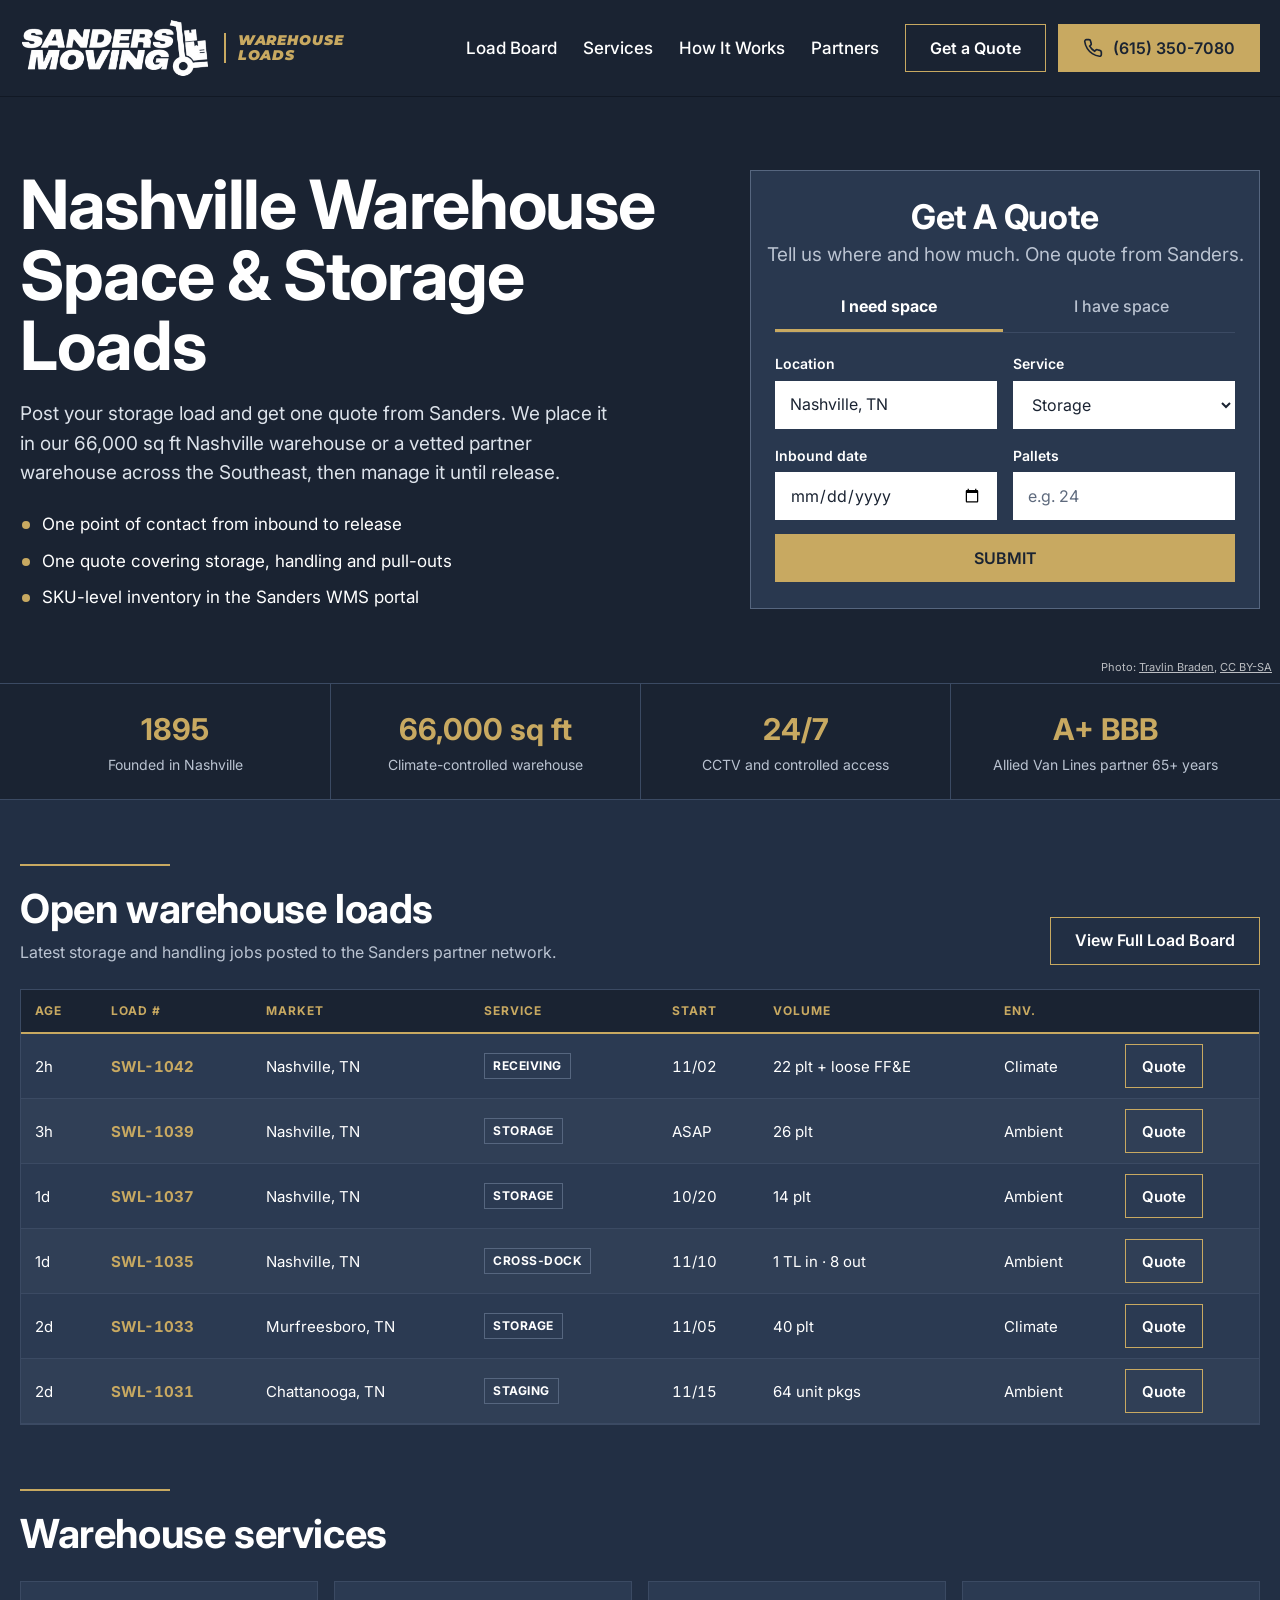
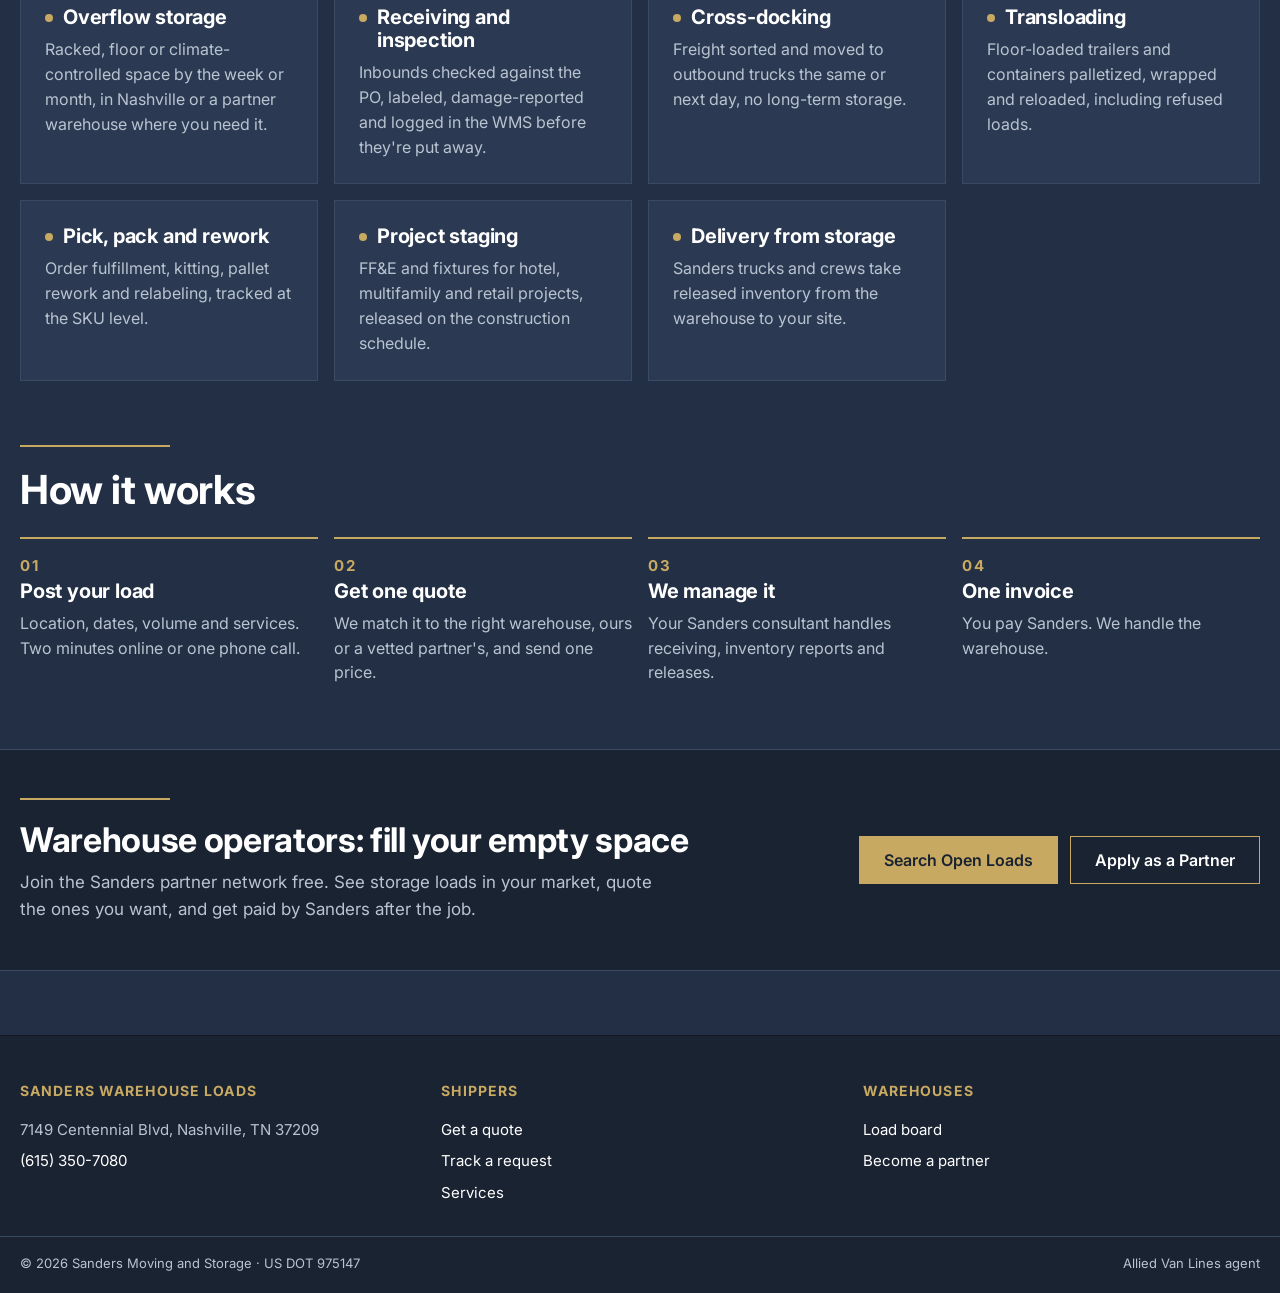
<file: index.html>
<!doctype html>
<html lang="en">
<head>
<meta charset="utf-8">
<meta name="viewport" content="width=device-width, initial-scale=1">
<title>Sanders Warehouse Loads · Warehouse Space and Storage Loads, Nashville TN</title>
<meta name="description" content="Sanders Warehouse Loads: find short-term warehouse space or quote open storage, cross-dock, transload and staging loads in Nashville and across the Southeast.">
<link rel="icon" href="assets/favicon.svg" type="image/svg+xml">
<link rel="preconnect" href="https://fonts.googleapis.com">
<link rel="preconnect" href="https://fonts.gstatic.com" crossorigin>
<link href="https://fonts.googleapis.com/css2?family=Inter:wght@400;500;600;700&family=Montserrat:ital,wght@1,900&display=swap" rel="stylesheet">
<link rel="stylesheet" href="assets/css/styles.css?v=202610032233">
</head>
<body>
<a class="skip-link" href="#main">Skip to content</a>

<header class="site-header">
  <div class="wrap bar">
    <a class="logo" href="index.html" aria-label="Sanders Warehouse Loads home">
      <img src="assets/img/sanders-moving-logo.png" width="348" height="110" alt="Sanders Moving">
      <span class="logo-text">WAREHOUSE<br>LOADS</span>
    </a>
    <nav class="main-nav" aria-label="Main">
      <a href="partners.html">Load Board</a>
      <a href="#services">Services</a>
      <a href="#how">How It Works</a>
      <a href="partners.html#profile">Partners</a>
      <span class="btns">
        <a class="btn btn-outline" href="quote.html">Get a Quote</a>
        <a class="btn btn-primary" data-cfg-href="phone"><svg viewBox="0 0 24 24" fill="none" stroke="currentColor" stroke-width="2" aria-hidden="true"><path d="M22 16.9v3a2 2 0 0 1-2.2 2 19.8 19.8 0 0 1-8.6-3.1 19.5 19.5 0 0 1-6-6A19.8 19.8 0 0 1 2.1 4.2 2 2 0 0 1 4.1 2h3a2 2 0 0 1 2 1.7c.1.9.4 1.8.7 2.7a2 2 0 0 1-.5 2.1L8 9.8a16 16 0 0 0 6 6l1.3-1.3a2 2 0 0 1 2.1-.4c.9.3 1.8.6 2.7.7a2 2 0 0 1 1.7 2z"/></svg><span data-cfg-text="phone"></span></a>
      </span>
    </nav>
  </div>
</header>

<main id="main">
<section class="hero has-photo" style="--hero-photo: url('https://commons.wikimedia.org/wiki/Special:FilePath/Nashville_skyline.jpg?width=1920')">
  <div class="wrap">
    <div>
      <h1>Nashville Warehouse Space &amp; Storage Loads</h1>
      <p>Post your storage load and get one quote from Sanders. We place it in our 66,000 sq ft Nashville warehouse or a vetted partner warehouse across the Southeast, then manage it until release.</p>
      <ul>
        <li>One point of contact from inbound to release</li>
        <li>One quote covering storage, handling and pull-outs</li>
        <li>SKU-level inventory in the Sanders WMS portal</li>
      </ul>
    </div>

    <div class="search-card">
      <h2>Get A Quote</h2>
      <p class="sub-h">Tell us where and how much. One quote from Sanders.</p>
      <div class="tabs" role="tablist" aria-label="Search">
        <button class="tab" role="tab" id="st-ship" aria-controls="sp-ship" aria-selected="true">I need space</button>
        <button class="tab" role="tab" id="st-wh" aria-controls="sp-wh" aria-selected="false" tabindex="-1">I have space</button>
      </div>
      <form id="sp-ship" role="tabpanel" aria-labelledby="st-ship" action="quote.html" method="get">
        <div class="grid-fields">
          <label class="field">Location<input class="input" name="location" placeholder="City, ST or ZIP" value="Nashville, TN"></label>
          <label class="field">Service
            <select class="select" name="service">
              <option value="Storage">Storage</option>
              <option value="Receiving and inspection">Receiving</option>
              <option value="Cross-docking">Cross-dock</option>
              <option value="Transloading">Transload</option>
              <option value="Pick, pack and fulfillment">Pick and pack</option>
              <option value="Project staging (FF&amp;E)">Project staging</option>
            </select></label>
          <label class="field">Inbound date<input class="input" type="date" name="inbound"></label>
          <label class="field">Pallets<input class="input" type="number" min="1" name="qty" inputmode="numeric" placeholder="e.g. 24"></label>
        </div>
        <button class="btn btn-primary btn-block" type="submit">SUBMIT</button>
      </form>
      <form id="sp-wh" role="tabpanel" aria-labelledby="st-wh" action="partners.html" method="get" hidden>
        <label class="field">Your market<input class="input" name="q" placeholder="City, ST" value="Nashville, TN"></label>
        <p class="small muted" style="margin:0">See open storage loads near your warehouse and send Sanders your rate. Free to join.</p>
        <button class="btn btn-primary btn-block" type="submit">SEARCH OPEN LOADS</button>
      </form>
    </div>
  </div>
  <p class="photo-credit">Photo: <a href="https://commons.wikimedia.org/wiki/File:Nashville_skyline.jpg" rel="noopener">Travlin Braden</a>, <a href="https://creativecommons.org/licenses/by-sa/4.0/" rel="noopener">CC BY-SA</a></p>
</section>

<section class="stats" aria-label="Why Sanders">
  <div class="wrap">
    <div class="stat"><b>1895</b><span>Founded in Nashville</span></div>
    <div class="stat"><b>66,000 sq ft</b><span>Climate-controlled warehouse</span></div>
    <div class="stat"><b>24/7</b><span>CCTV and controlled access</span></div>
    <div class="stat"><b>A+ BBB</b><span>Allied Van Lines partner 65+ years</span></div>
  </div>
</section>

<section class="wrap section" aria-labelledby="loads-h">
  <div class="section-head">
    <div class="rule">
      <h2 id="loads-h">Open warehouse loads</h2>
      <p>Latest storage and handling jobs posted to the Sanders partner network.</p>
    </div>
    <a class="btn btn-outline" href="partners.html?q=">View Full Load Board</a>
  </div>
  <div class="table-wrap">
    <table class="board">
      <thead><tr><th scope="col">Age</th><th scope="col">Load #</th><th scope="col">Market</th><th scope="col">Service</th><th scope="col">Start</th><th scope="col">Volume</th><th scope="col">Env.</th><th scope="col"><span class="visually-hidden">Action</span></th></tr></thead>
      <tbody id="home-loads"></tbody>
    </table>
  </div>
</section>

<section id="services" class="wrap section">
  <div class="section-head rule"><h2>Warehouse services</h2></div>
  <div class="services-grid">
    <div class="service"><h3>Overflow storage</h3><p>Racked, floor or climate-controlled space by the week or month, in Nashville or a partner warehouse where you need it.</p></div>
    <div class="service"><h3>Receiving and inspection</h3><p>Inbounds checked against the PO, labeled, damage-reported and logged in the WMS before they're put away.</p></div>
    <div class="service"><h3>Cross-docking</h3><p>Freight sorted and moved to outbound trucks the same or next day, no long-term storage.</p></div>
    <div class="service"><h3>Transloading</h3><p>Floor-loaded trailers and containers palletized, wrapped and reloaded, including refused loads.</p></div>
    <div class="service"><h3>Pick, pack and rework</h3><p>Order fulfillment, kitting, pallet rework and relabeling, tracked at the SKU level.</p></div>
    <div class="service"><h3>Project staging</h3><p>FF&amp;E and fixtures for hotel, multifamily and retail projects, released on the construction schedule.</p></div>
    <div class="service"><h3>Delivery from storage</h3><p>Sanders trucks and crews take released inventory from the warehouse to your site.</p></div>
  </div>
</section>

<section id="how" class="wrap section">
  <div class="section-head rule"><h2>How it works</h2></div>
  <div class="steps">
    <div class="step"><h3>Post your load</h3><p>Location, dates, volume and services. Two minutes online or one phone call.</p></div>
    <div class="step"><h3>Get one quote</h3><p>We match it to the right warehouse, ours or a vetted partner's, and send one price.</p></div>
    <div class="step"><h3>We manage it</h3><p>Your Sanders consultant handles receiving, inventory reports and releases.</p></div>
    <div class="step"><h3>One invoice</h3><p>You pay Sanders. We handle the warehouse.</p></div>
  </div>
</section>

<section id="partners" class="band">
  <div class="wrap">
    <div class="rule">
      <h2>Warehouse operators: fill your empty space</h2>
      <p>Join the Sanders partner network free. See storage loads in your market, quote the ones you want, and get paid by Sanders after the job.</p>
    </div>
    <div class="actions">
      <a class="btn btn-primary" href="partners.html">Search Open Loads</a>
      <a class="btn btn-outline" href="partners.html#profile">Apply as a Partner</a>
    </div>
  </div>
</section>
</main>

<footer class="site-footer">
  <div class="wrap cols">
    <div>
      <h4>Sanders Warehouse Loads</h4>
      <ul><li data-cfg="address"></li><li data-cfg="phone"></li><li data-cfg="email"></li></ul>
    </div>
    <div>
      <h4>Shippers</h4>
      <ul><li><a href="quote.html">Get a quote</a></li><li><a href="quote.html#requests">Track a request</a></li><li><a href="#services">Services</a></li></ul>
    </div>
    <div>
      <h4>Warehouses</h4>
      <ul><li><a href="partners.html">Load board</a></li><li><a href="partners.html#profile">Become a partner</a></li></ul>
    </div>
  </div>
  <div class="wrap legal">
    <span>© <span id="year"></span> Sanders Moving and Storage · US DOT <span data-cfg="usdot"></span></span>
    <span>Allied Van Lines agent</span>
  </div>
</footer>

<script src="assets/js/config.js?v=202610032233"></script>
<script src="assets/js/common.js?v=202610032233"></script>
<script src="assets/js/loads-data.js?v=202610032233"></script>
<script>
(function () {
  var S = window.Sanders;
  S.tabs(document.querySelector('.search-card [role="tablist"]'));
  var rows = window.SANDERS_LOADS.filter(function (l) { return !l.booked; }).slice(0, 6);
  document.getElementById('home-loads').innerHTML = rows.map(function (l) {
    return '<tr>' +
      '<td data-label="Age" class="nowrap">' + S.esc(l.posted) + '</td>' +
      '<td data-label="Load #" class="id">' + S.esc(l.id) + '</td>' +
      '<td data-label="Market" class="nowrap">' + S.esc(l.location) + '</td>' +
      '<td data-label="Service"><span class="badge">' + S.esc(l.service) + '</span></td>' +
      '<td data-label="Start" class="num">' + S.esc(l.start) + '</td>' +
      '<td data-label="Volume">' + S.esc(l.size) + '</td>' +
      '<td data-label="Env.">' + S.esc(l.env) + '</td>' +
      '<td class="act"><a class="btn btn-outline btn-sm" href="partners.html?q=#' + S.esc(l.id) + '">Quote</a></td>' +
      '</tr>';
  }).join('');
})();
</script>
</body>
</html>
</file>
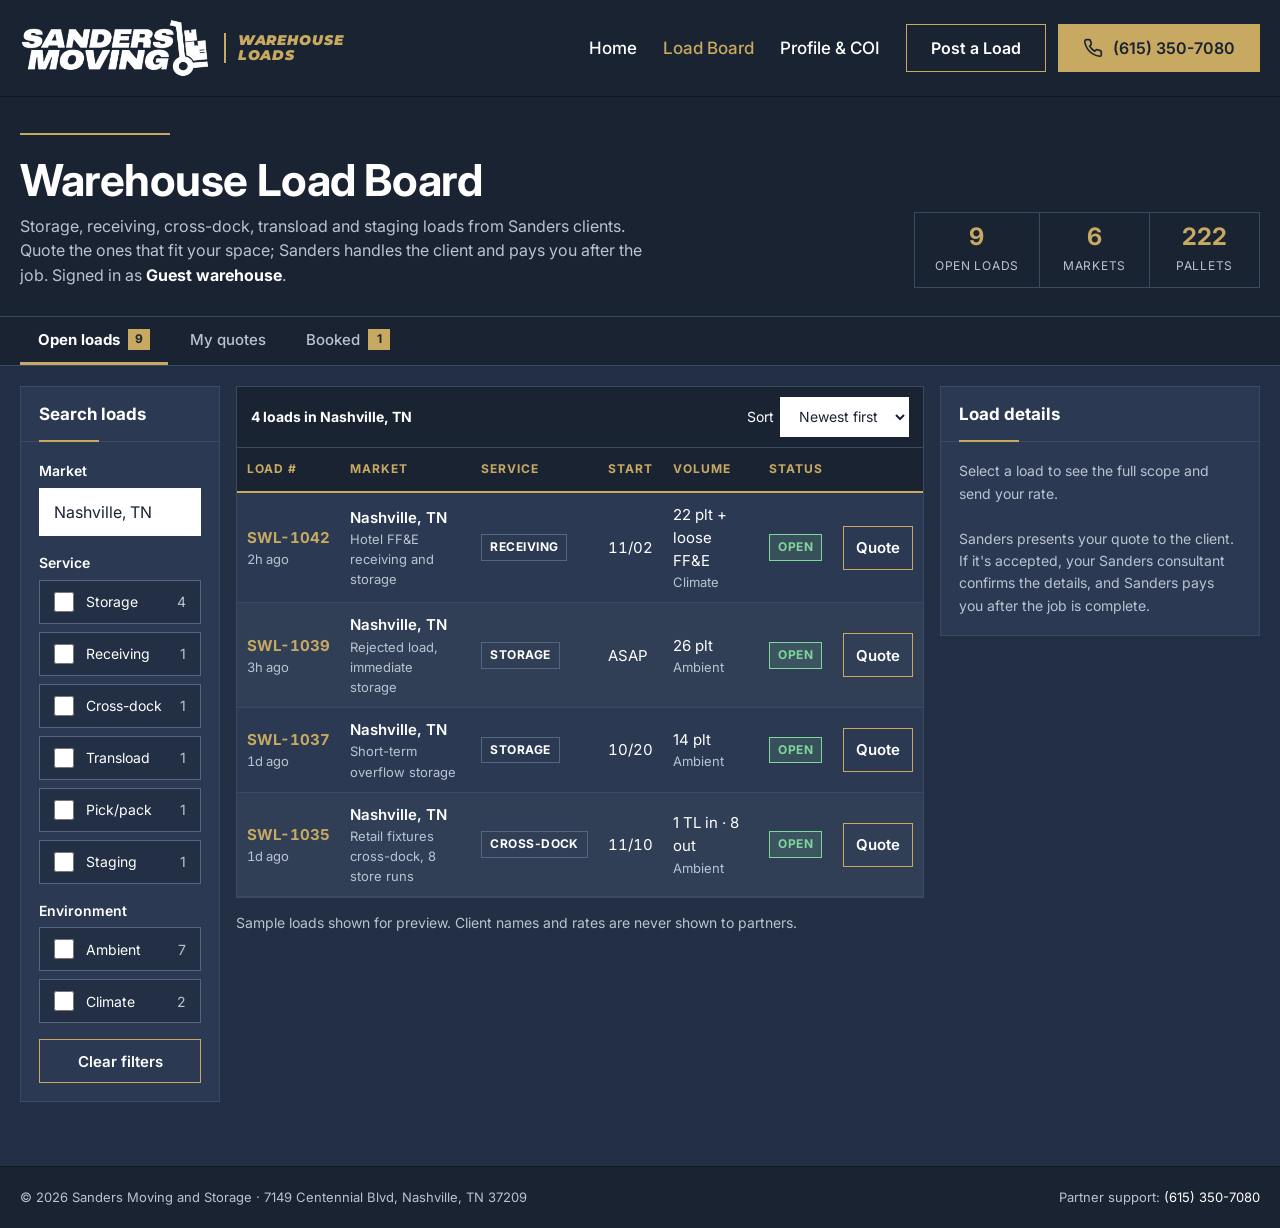
<file: partners.html>
<!doctype html>
<html lang="en">
<head>
<meta charset="utf-8">
<meta name="viewport" content="width=device-width, initial-scale=1">
<title>Load Board · Sanders Warehouse Loads</title>
<meta name="description" content="Open warehouse loads for Sanders partner warehouses: storage, receiving, cross-dock, transload, pick/pack and project staging across the Southeast.">
<link rel="icon" href="assets/favicon.svg" type="image/svg+xml">
<link rel="preconnect" href="https://fonts.googleapis.com">
<link rel="preconnect" href="https://fonts.gstatic.com" crossorigin>
<link href="https://fonts.googleapis.com/css2?family=Inter:wght@400;500;600;700&family=Montserrat:ital,wght@1,900&display=swap" rel="stylesheet">
<link rel="stylesheet" href="assets/css/styles.css?v=202610032233">
</head>
<body>
<a class="skip-link" href="#main">Skip to content</a>

<header class="site-header">
  <div class="wrap bar">
    <a class="logo" href="index.html" aria-label="Sanders Warehouse Loads home">
      <img src="assets/img/sanders-moving-logo.png" width="348" height="110" alt="Sanders Moving">
      <span class="logo-text">WAREHOUSE<br>LOADS</span>
    </a>
    <nav class="main-nav" aria-label="Main">
      <a href="index.html">Home</a>
      <a href="partners.html" aria-current="page">Load Board</a>
      <a href="#profile" id="open-profile">Profile &amp; COI</a>
      <span class="btns">
        <a class="btn btn-outline" href="quote.html">Post a Load</a>
        <a class="btn btn-primary" data-cfg-href="phone"><svg viewBox="0 0 24 24" fill="none" stroke="currentColor" stroke-width="2" aria-hidden="true"><path d="M22 16.9v3a2 2 0 0 1-2.2 2 19.8 19.8 0 0 1-8.6-3.1 19.5 19.5 0 0 1-6-6A19.8 19.8 0 0 1 2.1 4.2 2 2 0 0 1 4.1 2h3a2 2 0 0 1 2 1.7c.1.9.4 1.8.7 2.7a2 2 0 0 1-.5 2.1L8 9.8a16 16 0 0 0 6 6l1.3-1.3a2 2 0 0 1 2.1-.4c.9.3 1.8.6 2.7.7a2 2 0 0 1 1.7 2z"/></svg><span data-cfg-text="phone"></span></a>
      </span>
    </nav>
  </div>
</header>
<section class="board-hero" aria-labelledby="board-h">
  <div class="wrap">
    <div class="rule">
      <h1 id="board-h">Warehouse Load Board</h1>
      <p>Storage, receiving, cross-dock, transload and staging loads from Sanders clients. Quote the ones that fit your space; Sanders handles the client and pays you after the job. <span class="muted">Signed in as <strong id="partner-name" style="color:#fff">Guest warehouse</strong>.</span></p>
    </div>
    <div class="kpis" aria-label="Board summary">
      <div class="kpi"><b id="k-open">0</b><span>Open loads</span></div>
      <div class="kpi"><b id="k-markets">0</b><span>Markets</span></div>
      <div class="kpi"><b id="k-plt">0</b><span>Pallets</span></div>
    </div>
  </div>
</section>
<div class="subnav">
  <div class="wrap">
    <div class="tabs" role="tablist" aria-label="Loads">
      <button class="tab" role="tab" id="t-new" data-tab="new" aria-controls="board" aria-selected="true">Open loads <span class="count" id="c-new"></span></button>
      <button class="tab" role="tab" id="t-bids" data-tab="bids" aria-controls="board" aria-selected="false" tabindex="-1">My quotes <span class="count" id="c-bids"></span></button>
      <button class="tab" role="tab" id="t-booked" data-tab="booked" aria-controls="board" aria-selected="false" tabindex="-1">Booked <span class="count" id="c-booked"></span></button>
    </div>
  </div>
</div>

<main id="main" class="wrap" style="padding-top: 20px">
  <div id="board" role="tabpanel" aria-labelledby="t-new" class="board-layout">

    <aside class="panel filters" aria-label="Search filters">
      <div class="panel-head">Search loads</div>
      <div class="panel-body">
        <label class="field">Market
          <input class="input" type="search" id="q" value="Nashville, TN" placeholder="City, ST (blank = all)"></label>
        <fieldset>
          <legend class="field" style="margin-bottom:6px">Service</legend>
          <div class="choice-list" id="filters"></div>
        </fieldset>
        <fieldset>
          <legend class="field" style="margin-bottom:6px">Environment</legend>
          <div class="choice-list" id="env-filters"></div>
        </fieldset>
        <button type="button" class="btn btn-outline btn-sm" id="clear">Clear filters</button>
      </div>
    </aside>

    <section aria-label="Results" style="min-width:0">
      <div class="result-bar">
        <strong id="result-line" aria-live="polite"></strong>
        <label class="small" style="display:flex; align-items:center; gap:6px">Sort
          <select class="select" id="sort">
            <option value="age">Newest first</option>
            <option value="start">Start date</option>
            <option value="market">Market</option>
          </select></label>
      </div>
      <div id="list"></div>
      <p class="small muted">Sample loads shown for preview. Client names and rates are never shown to partners.</p>
    </section>

    <aside class="board-detail panel" aria-label="Load detail" id="detail"></aside>
  </div>
</main>

<dialog id="profile" aria-labelledby="profile-h">
  <div class="dlg-head">
    <h2 id="profile-h">Partner profile</h2>
    <button type="button" class="icon-btn" data-close aria-label="Close">×</button>
  </div>
  <form class="dlg-body" id="profile-form" method="dialog">
    <p class="small muted" style="margin:0">Sanders uses this to match you to loads in your market. Clients never see your details; Sanders is your point of contact.</p>
    <div class="grid-fields">
      <label class="field">Warehouse name<input class="input" name="name" required autocomplete="organization"></label>
      <label class="field">Contact email<input class="input" type="email" name="email" required autocomplete="email"></label>
      <label class="field">Phone<input class="input" type="tel" name="phone" autocomplete="tel"></label>
    </div>
    <fieldset>
      <legend class="field" style="margin-bottom:8px">Primary location</legend>
      <div class="grid-fields">
        <label class="field">Address<input class="input" name="address" autocomplete="street-address"></label>
        <label class="field">City, ST<input class="input" name="city"></label>
        <label class="field">Available sq ft<input class="input" type="number" min="0" name="sqft" inputmode="numeric"></label>
        <label class="field">Dock doors<input class="input" type="number" min="0" name="docks" inputmode="numeric"></label>
      </div>
    </fieldset>
    <fieldset>
      <legend class="field" style="margin-bottom:8px">Capabilities</legend>
      <div class="choice-grid">
        <label class="choice"><input type="checkbox" name="caps" value="Storage">Storage</label>
        <label class="choice"><input type="checkbox" name="caps" value="Receiving">Receiving</label>
        <label class="choice"><input type="checkbox" name="caps" value="Cross-dock">Cross-dock</label>
        <label class="choice"><input type="checkbox" name="caps" value="Transload">Transload</label>
        <label class="choice"><input type="checkbox" name="caps" value="Pick/pack">Pick/pack</label>
        <label class="choice"><input type="checkbox" name="caps" value="Staging">Project staging</label>
      </div>
    </fieldset>
    <fieldset>
      <legend class="field" style="margin-bottom:8px">Environments and certifications</legend>
      <div class="choice-grid">
        <label class="choice"><input type="checkbox" name="certs" value="Climate-controlled">Climate-controlled</label>
        <label class="choice"><input type="checkbox" name="certs" value="Refrigerated">Refrigerated</label>
        <label class="choice"><input type="checkbox" name="certs" value="Food grade">Food grade</label>
        <label class="choice"><input type="checkbox" name="certs" value="Hazmat">Hazmat</label>
        <label class="choice"><input type="checkbox" name="certs" value="Bonded">Bonded</label>
        <label class="choice"><input type="checkbox" name="certs" value="High-value / secured">High-value / secured</label>
      </div>
    </fieldset>
    <div class="grid-fields">
      <label class="field">Certificate of insurance (PDF)<input class="input" type="file" name="coi" accept=".pdf,image/*" style="padding-top:9px"></label>
      <label class="field">COI expiry date<input class="input" type="date" name="coiExpiry"></label>
    </div>
    <div style="display:flex; justify-content:flex-end; gap:10px; flex-wrap: wrap">
      <button type="button" class="btn btn-outline btn-sm" data-close>Cancel</button>
      <button type="submit" class="btn btn-primary btn-sm" value="save">Save profile</button>
    </div>
  </form>
</dialog>

<footer class="site-footer">
  <div class="wrap legal" style="border-top:0; padding-top:20px">
    <span>© <span id="year"></span> Sanders Moving and Storage · <span data-cfg="address"></span></span>
    <span>Partner support: <span data-cfg="phone"></span></span>
  </div>
</footer>

<script src="assets/js/config.js?v=202610032233"></script>
<script src="assets/js/common.js?v=202610032233"></script>
<script src="assets/js/loads-data.js?v=202610032233"></script>
<script src="assets/js/board.js?v=202610032233"></script>
</body>
</html>
</file>
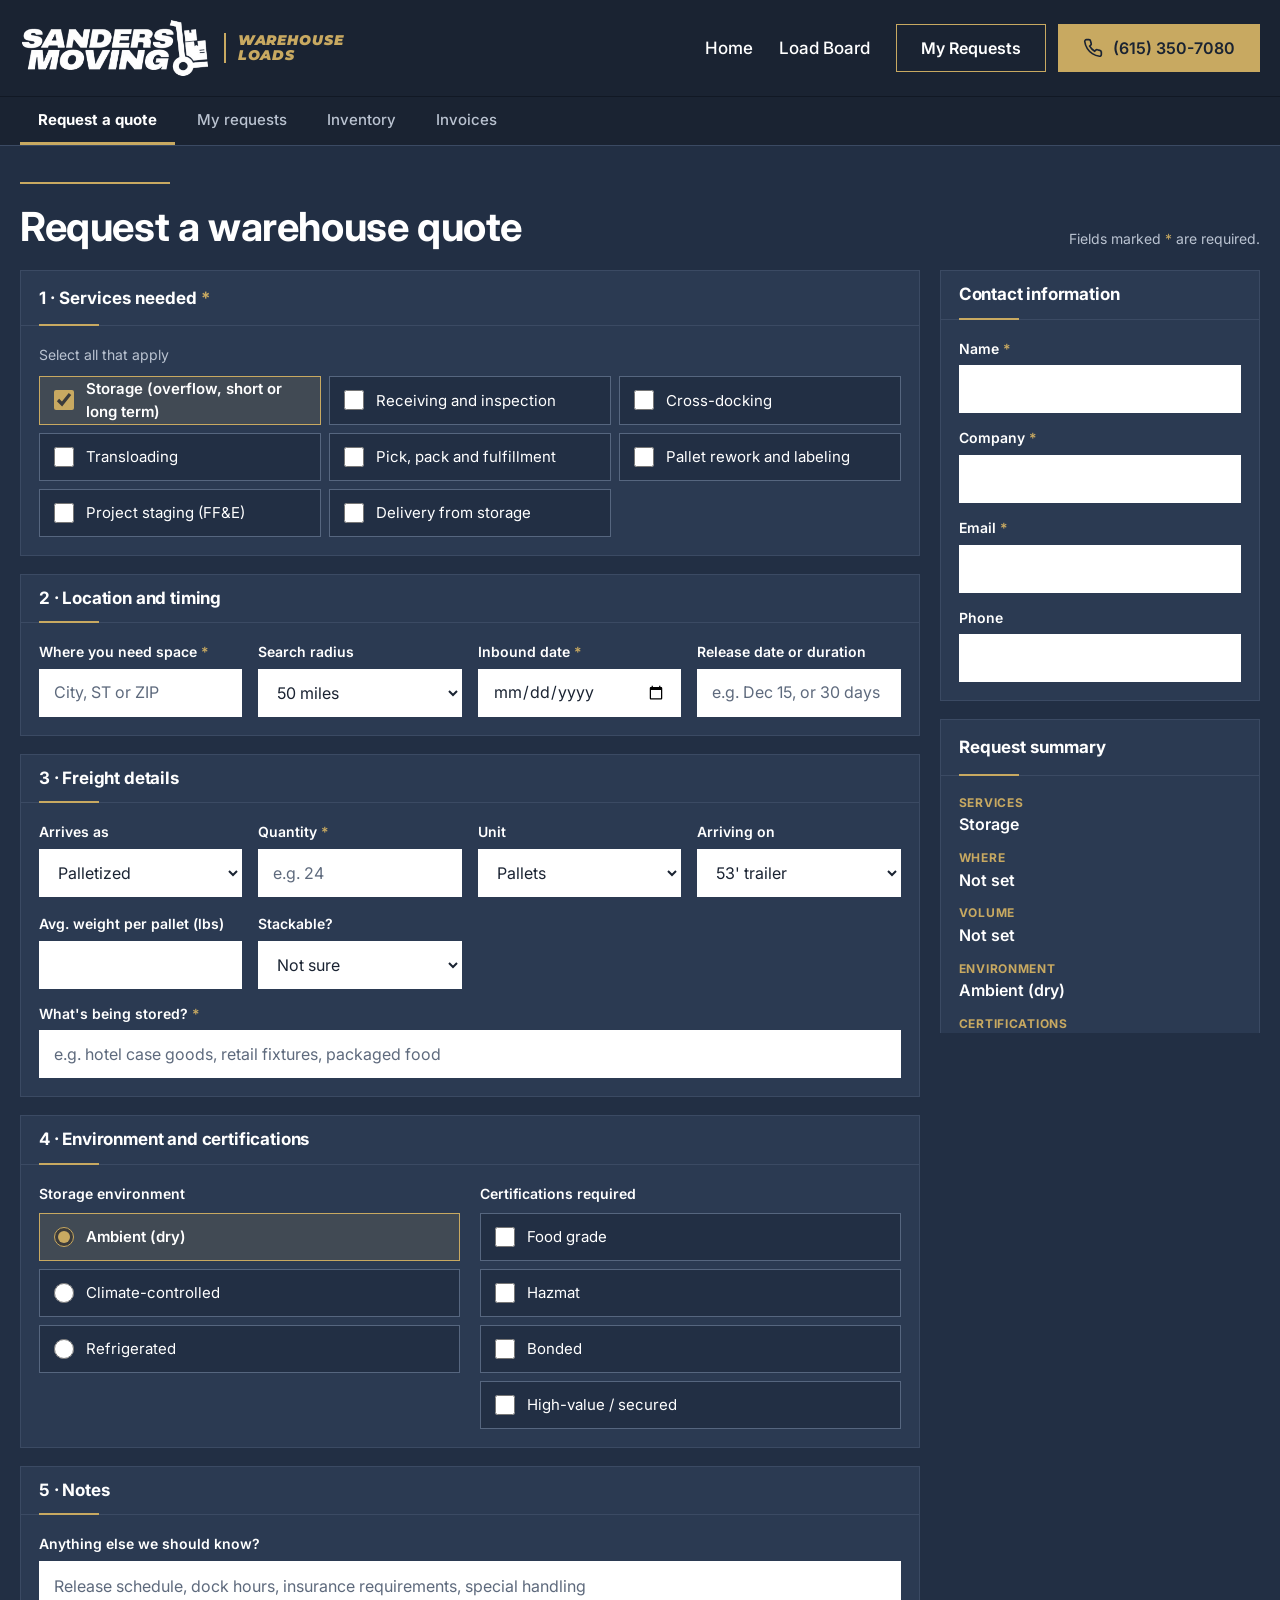
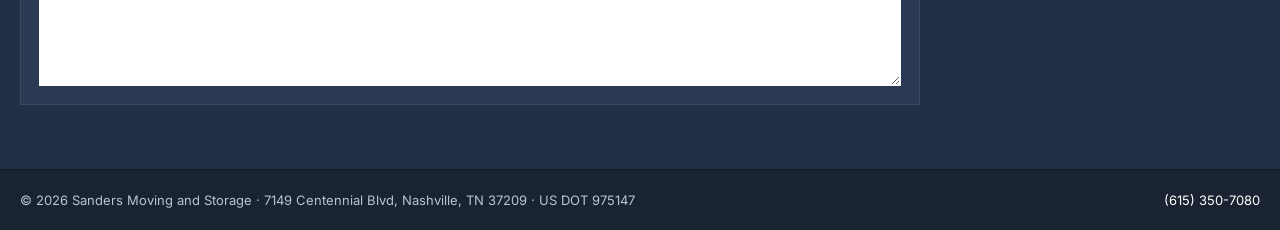
<file: quote.html>
<!doctype html>
<html lang="en">
<head>
<meta charset="utf-8">
<meta name="viewport" content="width=device-width, initial-scale=1">
<title>Get a Warehouse Quote · Sanders Warehouse Loads</title>
<meta name="description" content="Request warehouse storage, receiving, cross-docking, transloading or project staging from Sanders. One quote, one invoice.">
<link rel="icon" href="assets/favicon.svg" type="image/svg+xml">
<link rel="preconnect" href="https://fonts.googleapis.com">
<link rel="preconnect" href="https://fonts.gstatic.com" crossorigin>
<link href="https://fonts.googleapis.com/css2?family=Inter:wght@400;500;600;700&family=Montserrat:ital,wght@1,900&display=swap" rel="stylesheet">
<link rel="stylesheet" href="assets/css/styles.css?v=202610032233">
</head>
<body>
<a class="skip-link" href="#main">Skip to content</a>

<header class="site-header">
  <div class="wrap bar">
    <a class="logo" href="index.html" aria-label="Sanders Warehouse Loads home">
      <img src="assets/img/sanders-moving-logo.png" width="348" height="110" alt="Sanders Moving">
      <span class="logo-text">WAREHOUSE<br>LOADS</span>
    </a>
    <nav class="main-nav" aria-label="Main">
      <a href="index.html">Home</a>
      <a href="partners.html">Load Board</a>
      <span class="btns">
        <a class="btn btn-outline" href="quote.html#requests">My Requests</a>
        <a class="btn btn-primary" data-cfg-href="phone"><svg viewBox="0 0 24 24" fill="none" stroke="currentColor" stroke-width="2" aria-hidden="true"><path d="M22 16.9v3a2 2 0 0 1-2.2 2 19.8 19.8 0 0 1-8.6-3.1 19.5 19.5 0 0 1-6-6A19.8 19.8 0 0 1 2.1 4.2 2 2 0 0 1 4.1 2h3a2 2 0 0 1 2 1.7c.1.9.4 1.8.7 2.7a2 2 0 0 1-.5 2.1L8 9.8a16 16 0 0 0 6 6l1.3-1.3a2 2 0 0 1 2.1-.4c.9.3 1.8.6 2.7.7a2 2 0 0 1 1.7 2z"/></svg><span data-cfg-text="phone"></span></a>
      </span>
    </nav>
  </div>
</header>
<div class="subnav">
  <div class="wrap">
    <div class="tabs" role="tablist" aria-label="Client portal">
      <button class="tab" role="tab" id="t-rfq" aria-controls="p-rfq" aria-selected="true">Request a quote</button>
      <button class="tab" role="tab" id="t-req" aria-controls="p-req" aria-selected="false" tabindex="-1">My requests <span class="count" id="req-count"></span></button>
      <button class="tab" role="tab" id="t-inv" aria-controls="p-inv" aria-selected="false" tabindex="-1">Inventory</button>
      <button class="tab" role="tab" id="t-bill" aria-controls="p-bill" aria-selected="false" tabindex="-1">Invoices</button>
    </div>
  </div>
</div>

<main id="main" class="wrap">

<!-- ========== Request a quote ========== -->
<section id="p-rfq" role="tabpanel" aria-labelledby="t-rfq">
  <div id="rfq-confirm" class="panel confirm" hidden tabindex="-1" style="margin-top: 20px">
    <div class="panel-head">Request received</div>
    <div class="panel-body">
      <div class="ref">Request # <span id="confirm-id"></span></div>
      <h1>We're matching your freight to a warehouse.</h1>
      <p class="muted" data-response-time
         data-with="Your Sanders logistics consultant will send a quote within {t}. Track it under My requests."
         data-without="Your Sanders logistics consultant will follow up with questions or a first-pass quote. Track it under My requests."></p>
      <p class="small muted" id="demo-note" hidden>Demo mode: this request was saved in this browser only. Connect the form to Zoho (see README) before launch.</p>
      <div style="display:flex; flex-wrap:wrap; gap:10px; margin-top:8px">
        <button type="button" class="btn btn-outline btn-sm" id="again">Start another request</button>
        <button type="button" class="btn btn-dark btn-sm" id="see-requests">View my requests</button>
      </div>
    </div>
  </div>

  <form id="rfq-form" novalidate>
    <div class="page-title rule">
      <h1>Request a warehouse quote</h1>
      <span class="small muted">Fields marked <span class="req">*</span> are required.</span>
    </div>

    <div id="form-errors" class="form-errors" role="alert" hidden tabindex="-1"></div>

    <div class="rfq-layout">
      <div class="rfq-main">

        <fieldset class="panel" id="fs-services">
          <legend class="visually-hidden">Services needed (required)</legend>
          <div class="panel-head" aria-hidden="true">1 · Services needed <span class="req">*</span></div>
          <div class="panel-body">
            <p class="small muted" style="margin:0 0 10px">Select all that apply</p>
            <div class="choice-grid">
              <label class="choice"><input type="checkbox" name="services" value="Storage" checked>Storage (overflow, short or long term)</label>
              <label class="choice"><input type="checkbox" name="services" value="Receiving and inspection">Receiving and inspection</label>
              <label class="choice"><input type="checkbox" name="services" value="Cross-docking">Cross-docking</label>
              <label class="choice"><input type="checkbox" name="services" value="Transloading">Transloading</label>
              <label class="choice"><input type="checkbox" name="services" value="Pick, pack and fulfillment">Pick, pack and fulfillment</label>
              <label class="choice"><input type="checkbox" name="services" value="Pallet rework and labeling">Pallet rework and labeling</label>
              <label class="choice"><input type="checkbox" name="services" value="Project staging (FF&amp;E)">Project staging (FF&amp;E)</label>
              <label class="choice"><input type="checkbox" name="services" value="Delivery from storage">Delivery from storage</label>
            </div>
          </div>
        </fieldset>

        <section class="panel" aria-labelledby="h-loc">
          <h2 class="panel-head" id="h-loc" style="margin:0">2 · Location and timing</h2>
          <div class="panel-body grid-fields">
            <label class="field"><span>Where you need space <span class="req" aria-hidden="true">*</span></span>
              <input class="input" type="text" name="location" placeholder="City, ST or ZIP" required autocomplete="address-level2"></label>
            <label class="field">Search radius
              <select class="select" name="radius"><option>25 miles</option><option selected>50 miles</option><option>100 miles</option><option>250 miles</option></select></label>
            <label class="field"><span>Inbound date <span class="req" aria-hidden="true">*</span></span>
              <input class="input" type="date" name="inboundDate" required></label>
            <label class="field">Release date or duration
              <input class="input" type="text" name="duration" placeholder="e.g. Dec 15, or 30 days"></label>
          </div>
        </section>

        <section class="panel" aria-labelledby="h-freight">
          <h2 class="panel-head" id="h-freight" style="margin:0">3 · Freight details</h2>
          <div class="panel-body">
            <div class="grid-fields">
              <label class="field">Arrives as
                <select class="select" name="arrivesAs"><option>Palletized</option><option>Floor-loaded</option><option>Cartons / parcel</option><option>Loose FF&amp;E or fixtures</option></select></label>
              <label class="field"><span>Quantity <span class="req" aria-hidden="true">*</span></span>
                <input class="input" type="number" name="quantity" min="1" inputmode="numeric" placeholder="e.g. 24" required></label>
              <label class="field">Unit
                <select class="select" name="unit"><option>Pallets</option><option>Cartons</option><option>Trailers</option><option>Containers</option><option>Square feet</option></select></label>
              <label class="field">Arriving on
                <select class="select" name="arrivingOn"><option>53' trailer</option><option>Container</option><option>Box truck</option><option>LTL</option><option>Parcel</option></select></label>
              <label class="field">Avg. weight per pallet (lbs)
                <input class="input" type="number" name="avgWeight" min="0" inputmode="numeric"></label>
              <label class="field">Stackable?
                <select class="select" name="stackable"><option>Yes</option><option>No</option><option selected>Not sure</option></select></label>
            </div>
            <label class="field" style="margin-top:14px"><span>What's being stored? <span class="req" aria-hidden="true">*</span></span>
              <input class="input" type="text" name="commodity" placeholder="e.g. hotel case goods, retail fixtures, packaged food" required></label>
          </div>
        </section>

        <section class="panel">
          <h2 class="panel-head" style="margin:0">4 · Environment and certifications</h2>
          <div class="panel-body" style="display:flex; flex-wrap:wrap; gap:20px">
            <fieldset style="flex: 1 1 240px">
              <legend class="field" style="margin-bottom:8px">Storage environment</legend>
              <div class="choice-list">
                <label class="choice"><input type="radio" name="environment" value="Ambient (dry)" checked>Ambient (dry)</label>
                <label class="choice"><input type="radio" name="environment" value="Climate-controlled">Climate-controlled</label>
                <label class="choice"><input type="radio" name="environment" value="Refrigerated">Refrigerated</label>
              </div>
            </fieldset>
            <fieldset style="flex: 1 1 240px">
              <legend class="field" style="margin-bottom:8px">Certifications required</legend>
              <div class="choice-list">
                <label class="choice"><input type="checkbox" name="certifications" value="Food grade">Food grade</label>
                <label class="choice"><input type="checkbox" name="certifications" value="Hazmat">Hazmat</label>
                <label class="choice"><input type="checkbox" name="certifications" value="Bonded">Bonded</label>
                <label class="choice"><input type="checkbox" name="certifications" value="High-value / secured">High-value / secured</label>
              </div>
            </fieldset>
          </div>
        </section>

        <section class="panel">
          <h2 class="panel-head" style="margin:0">5 · Notes</h2>
          <div class="panel-body">
            <label class="field">Anything else we should know?
              <textarea class="textarea" name="notes" rows="4" placeholder="Release schedule, dock hours, insurance requirements, special handling"></textarea></label>
          </div>
        </section>
      </div>

      <aside class="rfq-side" aria-label="Your information and summary">
        <section class="panel" aria-labelledby="h-you">
          <h2 class="panel-head" id="h-you" style="margin:0">Contact information</h2>
          <div class="panel-body stack">
            <label class="field"><span>Name <span class="req" aria-hidden="true">*</span></span>
              <input class="input" type="text" name="name" autocomplete="name" required></label>
            <label class="field"><span>Company <span class="req" aria-hidden="true">*</span></span>
              <input class="input" type="text" name="company" autocomplete="organization" required></label>
            <label class="field"><span>Email <span class="req" aria-hidden="true">*</span></span>
              <input class="input" type="email" name="email" autocomplete="email" required></label>
            <label class="field">Phone
              <input class="input" type="tel" name="phone" autocomplete="tel"></label>
            <!-- Honeypot: hidden from people, bots fill it in. -->
            <label class="visually-hidden" aria-hidden="true">Website<input type="text" name="website" tabindex="-1" autocomplete="off"></label>
          </div>
        </section>

        <section class="panel summary" aria-live="polite">
          <div class="panel-head light">Request summary</div>
          <div class="panel-body">
            <dl>
              <dt>Services</dt><dd id="sum-services">None selected yet</dd>
              <dt>Where</dt><dd id="sum-where">Not set</dd>
              <dt>Volume</dt><dd id="sum-volume">Not set</dd>
              <dt>Environment</dt><dd id="sum-env">Ambient (dry)</dd>
              <dt>Certifications</dt><dd id="sum-certs">None</dd>
            </dl>
            <button type="submit" class="btn btn-primary btn-block" id="submit-btn">Submit request</button>
            <p class="small muted" style="margin: 10px 0 0" data-response-time
               data-with="A Sanders logistics consultant reviews every request. Quotes typically within {t}."
               data-without="A Sanders logistics consultant reviews every request personally."></p>
          </div>
        </section>
      </aside>
    </div>
  </form>
</section>

<!-- ========== My requests ========== -->
<section id="p-req" role="tabpanel" aria-labelledby="t-req" hidden>
  <div class="page-title rule"><h1>My requests</h1></div>
  <div id="req-list"></div>
</section>

<!-- ========== Inventory ========== -->
<section id="p-inv" role="tabpanel" aria-labelledby="t-inv" hidden>
  <div class="page-title rule"><h1>Inventory</h1></div>
  <div class="panel" style="max-width: 720px">
    <div class="panel-body stack">
      <p style="margin:0">Live, SKU-level inventory, cycle counts and receiving reports for goods in Sanders storage are in the Sanders WMS client portal.</p>
      <div><a class="btn btn-dark btn-sm" id="wms-link" href="#" target="_blank" rel="noopener">Open the WMS client portal</a></div>
      <p class="small muted" style="margin:0">Goods placed with a partner warehouse are reported by your logistics consultant until partner inventory feeds are connected.</p>
    </div>
  </div>
</section>

<!-- ========== Invoices ========== -->
<section id="p-bill" role="tabpanel" aria-labelledby="t-bill" hidden>
  <div class="page-title rule"><h1>Invoices</h1></div>
  <div class="empty">One invoice from Sanders per job, whichever warehouse holds your freight. Invoices appear here once your first job is in storage.</div>
</section>

</main>

<footer class="site-footer">
  <div class="wrap legal" style="border-top:0; padding-top:20px">
    <span>© <span id="year"></span> Sanders Moving and Storage · <span data-cfg="address"></span> · US DOT <span data-cfg="usdot"></span></span>
    <span data-cfg="phone"></span>
  </div>
</footer>

<script src="assets/js/config.js?v=202610032233"></script>
<script src="assets/js/common.js?v=202610032233"></script>
<script src="assets/js/quote.js?v=202610032233"></script>
</body>
</html>
</file>
<file: assets/css/styles.css>
/* Sanders Warehouse Loads — shared styles.
   Colors sampled from sandersmoving.net (commercial logistics page). */
:root {
  --navy: #1A2332;        /* header, page base */
  --navy-2: #222F44;      /* content sections */
  --navy-3: #2B3A52;      /* raised panels, table rows */
  --navy-4: #34445F;      /* hover */
  --gold: #C8A961;        /* buttons, rules, highlights */
  --gold-dark: #B0904A;   /* button hover */
  --gold-soft: rgba(200, 169, 97, 0.14);

  --text: #FFFFFF;
  --muted: #BAC3D1;
  --line: #3B4A63;
  --line-strong: #56667F;
  --ink: #1A2332;          /* text on white inputs and gold buttons */
  --ok: #7FD69B;
  --ok-bg: rgba(127, 214, 155, 0.14);
  --warn: #F2C46D;
  --warn-bg: rgba(242, 196, 109, 0.14);
  --error: #FF8A80;

  --font: Inter, "Helvetica Neue", Arial, sans-serif;
  --font-logo: Montserrat, Inter, Arial, sans-serif;
  --max: 1280px;
}

*, *::before, *::after { box-sizing: border-box; }
[hidden] { display: none !important; }
html { -webkit-text-size-adjust: 100%; }
body { margin: 0; font-family: var(--font); font-size: 16px; color: var(--text); background: var(--navy-2); line-height: 1.55; }
a { color: var(--gold); }
a:hover { color: #E0C68A; }
:focus-visible { outline: 3px solid var(--gold); outline-offset: 2px; }
h1, h2, h3 { line-height: 1.15; letter-spacing: -0.01em; }
.wrap { max-width: var(--max); margin: 0 auto; padding-left: 20px; padding-right: 20px; }
.muted { color: var(--muted); }
.small { font-size: 14px; }
.num { font-variant-numeric: tabular-nums; }
.visually-hidden { position: absolute !important; width: 1px; height: 1px; overflow: hidden; clip: rect(0 0 0 0); white-space: nowrap; }
.skip-link { position: absolute; left: -9999px; top: 0; background: var(--gold); color: var(--ink); padding: 12px; z-index: 10; }
.skip-link:focus { left: 12px; top: 12px; }

/* Short gold rule above section headings, as on sandersmoving.net */
.rule { position: relative; padding-top: 22px; }
.rule::before { content: ""; position: absolute; left: 0; top: 0; width: 150px; height: 2px; background: var(--gold); }

/* ---------- Buttons ---------- */
.btn {
  display: inline-flex; align-items: center; justify-content: center; gap: 10px;
  min-height: 48px; padding: 0 24px; border: 1px solid transparent; border-radius: 0;
  font: inherit; font-weight: 600; font-size: 16px; text-decoration: none; cursor: pointer; white-space: nowrap;
}
.btn-primary { background: var(--gold); color: var(--ink); }
.btn-primary:hover { background: var(--gold-dark); color: var(--ink); }
.btn-outline, .btn-ghost { background: transparent; border-color: var(--gold); color: var(--text); }
.btn-outline:hover, .btn-ghost:hover { background: var(--gold); color: var(--ink); }
.btn-dark { background: var(--navy-3); border-color: var(--line-strong); color: var(--text); }
.btn-dark:hover { background: var(--navy-4); color: var(--text); }
.btn-sm { min-height: 44px; padding: 0 16px; font-size: 15px; }
.btn-block { width: 100%; }
.btn[disabled] { opacity: 0.6; cursor: progress; }
.btn svg { width: 20px; height: 20px; flex: none; }

/* ---------- Header ---------- */
.site-header { background: var(--navy); border-bottom: 1px solid #111824; }
.site-header .bar { display: flex; flex-wrap: wrap; align-items: center; justify-content: space-between; gap: 12px 28px; padding-top: 18px; padding-bottom: 18px; }
.logo { display: inline-flex; align-items: center; gap: 14px; text-decoration: none; color: var(--text); }
.logo:hover { color: var(--text); }
.logo img { display: block; height: 60px; width: auto; }
.logo-text { font-family: var(--font-logo); font-weight: 900; font-style: italic; font-size: 14px; line-height: 1.1; letter-spacing: 0.06em; color: var(--gold); border-left: 2px solid var(--gold); padding-left: 12px; }
@media (max-width: 600px) { .logo img { height: 46px; } .logo-text { font-size: 12px; } }
.main-nav { display: flex; flex-wrap: wrap; align-items: center; gap: 6px 26px; }
.main-nav a:not(.btn) { color: var(--text); text-decoration: none; font-weight: 500; font-size: 17px; min-height: 44px; display: inline-flex; align-items: center; }
.main-nav a:not(.btn):hover, .main-nav a[aria-current="page"] { color: var(--gold); }
.main-nav .btns { display: flex; flex-wrap: wrap; gap: 12px; }

/* Portal sub-nav (tabs) */
.subnav { background: var(--navy); border-bottom: 1px solid var(--line); }
.tabs { display: flex; flex-wrap: wrap; gap: 4px; }
.tab {
  min-height: 48px; padding: 0 18px; border: 0; border-bottom: 3px solid transparent;
  background: transparent; color: var(--muted); font: inherit; font-size: 15px; font-weight: 500; cursor: pointer;
  display: inline-flex; align-items: center; gap: 8px;
}
.tab:hover { color: var(--text); }
.tab[aria-selected="true"] { color: var(--text); font-weight: 700; border-bottom-color: var(--gold); }
.tab .count { display: inline-block; min-width: 22px; padding: 1px 6px; background: var(--gold); color: var(--ink); font-size: 12px; font-weight: 700; text-align: center; }
.tab .count:empty { display: none; }

/* ---------- Footer ---------- */
.site-footer { background: var(--navy); color: var(--muted); font-size: 15px; margin-top: 64px; border-top: 1px solid #111824; }
.site-footer .cols { display: grid; grid-template-columns: repeat(auto-fit, minmax(200px, 1fr)); gap: 24px; padding-top: 44px; padding-bottom: 28px; }
.site-footer h4 { margin: 0 0 12px; color: var(--gold); font-size: 14px; font-weight: 700; text-transform: uppercase; letter-spacing: 0.08em; }
.site-footer ul { list-style: none; margin: 0; padding: 0; line-height: 2.1; }
.site-footer a { color: var(--text); text-decoration: none; }
.site-footer a:hover { color: var(--gold); }
.site-footer .legal { border-top: 1px solid var(--line); padding-top: 16px; padding-bottom: 20px; font-size: 13px; display: flex; flex-wrap: wrap; justify-content: space-between; gap: 8px; }

/* ---------- Panels ---------- */
.panel { background: var(--navy-3); border: 1px solid var(--line); }
.panel-head { margin: 0; padding: 14px 18px; font-size: 17px; font-weight: 700; color: var(--text); border-bottom: 1px solid var(--line); position: relative; }
.panel-head::after { content: ""; position: absolute; left: 18px; bottom: -1px; width: 60px; height: 2px; background: var(--gold); }
.panel-head.light { background: transparent; }
.panel-body { padding: 18px; }
.page-title { display: flex; flex-wrap: wrap; align-items: flex-end; justify-content: space-between; gap: 8px 16px; margin: 36px 0 20px; }
.page-title h1 { margin: 0; font-size: clamp(28px, 3.5vw, 40px); font-weight: 700; }

/* ---------- Forms (white fields on navy, like the Sanders quote form) ---------- */
.field { display: flex; flex-direction: column; gap: 6px; font-weight: 600; font-size: 14px; color: var(--text); }
.field .hint { font-weight: 400; color: var(--muted); }
.input, .select, .textarea {
  min-height: 48px; padding: 0 14px; border: 1px solid #FFFFFF; border-radius: 0;
  font: inherit; font-size: 16px; font-weight: 400; color: var(--ink); background: #FFFFFF; width: 100%;
}
.input::placeholder, .textarea::placeholder { color: #5E6A7D; }
.textarea { padding: 12px 14px; resize: vertical; min-height: 110px; }
.input:focus, .select:focus, .textarea:focus { outline: 3px solid var(--gold); outline-offset: 0; }
input[type="file"].input { background: transparent; color: var(--text); border: 1px dashed var(--line-strong); padding-top: 11px; }
[aria-invalid="true"] { outline: 3px solid var(--error) !important; }
.error-text { color: var(--error); font-size: 14px; font-weight: 600; }
.grid-fields { display: grid; grid-template-columns: repeat(auto-fit, minmax(200px, 1fr)); gap: 16px; }
fieldset { border: 0; margin: 0; padding: 0; min-width: 0; }
legend { padding: 0; color: var(--text); }
.req { color: var(--gold); }
.choice-grid { display: grid; grid-template-columns: repeat(auto-fit, minmax(210px, 1fr)); gap: 8px; }
.choice-list { display: flex; flex-direction: column; gap: 8px; }
.choice { display: flex; align-items: center; gap: 12px; min-height: 48px; padding: 0 14px; border: 1px solid var(--line-strong); background: var(--navy-2); cursor: pointer; font-size: 15px; color: var(--text); }
.choice:hover { border-color: var(--gold); }
.choice input { width: 20px; height: 20px; accent-color: var(--gold); margin: 0; flex: none; }
.choice:has(input:checked) { border-color: var(--gold); background: var(--gold-soft); font-weight: 600; }
.choice:has(input:focus-visible) { outline: 3px solid var(--gold); outline-offset: 1px; }

/* ---------- Badges ---------- */
.badge { display: inline-block; font-size: 12px; font-weight: 700; padding: 3px 8px; text-transform: uppercase; letter-spacing: 0.04em; white-space: nowrap; border: 1px solid var(--line-strong); color: var(--text); }
.badge-open { border-color: var(--ok); color: var(--ok); background: var(--ok-bg); }
.badge-quoted { border-color: var(--warn); color: var(--warn); background: var(--warn-bg); }
.badge-booked { border-color: var(--gold); background: var(--gold); color: var(--ink); }
.badge-accent { border-color: var(--gold); color: var(--gold); background: var(--gold-soft); }

/* ---------- Load board tables ---------- */
.table-wrap { overflow-x: auto; background: var(--navy-3); border: 1px solid var(--line); }
table.board { width: 100%; border-collapse: collapse; font-size: 15px; }
table.board th { background: var(--navy); color: var(--gold); text-align: left; font-size: 12px; font-weight: 700; text-transform: uppercase; letter-spacing: 0.08em; padding: 12px 14px; white-space: nowrap; border-bottom: 2px solid var(--gold); }
table.board td { padding: 10px 14px; border-bottom: 1px solid var(--line); vertical-align: middle; }
table.board tbody tr:nth-child(even) td { background: rgba(255, 255, 255, 0.025); }
table.board tbody tr:hover td { background: var(--navy-4); }
table.board tbody tr.selected td { background: var(--gold-soft); }
table.board tbody tr.selected td:first-child { box-shadow: inset 4px 0 0 var(--gold); }
table.board .id { font-weight: 700; color: var(--gold); white-space: nowrap; font-variant-numeric: tabular-nums; }
table.board .title { font-weight: 600; }
table.board .sub { display: block; font-size: 13px; color: var(--muted); font-weight: 400; }
table.board .nowrap { white-space: nowrap; }
.empty { background: var(--navy-3); border: 1px dashed var(--line-strong); padding: 36px 20px; text-align: center; color: var(--muted); }

@media (max-width: 760px) {
  table.board thead { display: none; }
  table.board, table.board tbody, table.board tr, table.board td { display: block; width: 100%; }
  table.board tr { border-bottom: 1px solid var(--line-strong); padding: 12px 14px; }
  table.board tbody tr td, table.board tbody tr:nth-child(even) td { background: transparent; }
  table.board tbody tr.selected { background: var(--gold-soft); box-shadow: inset 4px 0 0 var(--gold); }
  table.board td { border: 0; padding: 3px 0; display: flex; gap: 10px; }
  table.board td[data-label]::before { content: attr(data-label); flex: 0 0 92px; font-size: 12px; font-weight: 700; color: var(--gold); text-transform: uppercase; letter-spacing: 0.04em; }
  table.board td.act { padding-top: 10px; }
  table.board td.act .btn { width: 100%; }
  table.board .sub { display: inline; margin-left: 6px; }
}

/* ===================== Home ===================== */
.hero {
  background: linear-gradient(160deg, #2E4466 0%, #1A2332 70%);
  position: relative;
}
.hero .photo-credit { margin: 0; max-width: none; position: absolute; right: 8px; bottom: 6px; font-size: 11px; color: rgba(255,255,255,0.7); }
.photo-credit a { color: inherit; }
/* Photo hero: save a skyline/warehouse photo as assets/img/hero.jpg and add class="hero has-photo". */
.hero.has-photo {
  background:
    linear-gradient(90deg, rgba(26, 35, 50, 0.92) 0%, rgba(26, 35, 50, 0.72) 55%, rgba(26, 35, 50, 0.55) 100%),
    var(--hero-photo, url("../img/hero.jpg")) center 65% / cover no-repeat, var(--navy);
}
.hero .wrap { display: grid; grid-template-columns: minmax(0, 1.15fr) minmax(0, 0.85fr); gap: 40px; align-items: center; padding-top: 72px; padding-bottom: 72px; }
.hero h1 { margin: 0 0 18px; font-size: clamp(38px, 5.4vw, 68px); font-weight: 700; letter-spacing: -0.02em; line-height: 1.04; }
.hero p { margin: 0 0 24px; font-size: 19px; color: #DCE2EA; max-width: 600px; }
.hero ul { margin: 0; padding: 0; list-style: none; display: grid; gap: 10px; }
.hero li { padding-left: 22px; position: relative; font-size: 17px; }
.hero li::before { content: ""; position: absolute; left: 2px; top: 10px; width: 8px; height: 8px; border-radius: 50%; background: var(--gold); }
.search-card { background: rgba(43, 58, 82, 0.92); border: 1px solid var(--line-strong); }
.search-card h2 { margin: 0; padding: 26px 24px 4px; text-align: center; font-size: 34px; font-weight: 700; }
.search-card .sub-h { margin: 0 0 14px; text-align: center; color: var(--muted); }
.search-card .tabs { margin: 0 24px; border-bottom: 1px solid var(--line); }
.search-card .tab { flex: 1; justify-content: center; font-size: 16px; }
.search-card form { padding: 20px 24px 26px; display: grid; gap: 14px; }
@media (max-width: 900px) { .hero .wrap { grid-template-columns: 1fr; padding-top: 44px; padding-bottom: 44px; } }

.stats { background: var(--navy); border-top: 1px solid var(--line); border-bottom: 1px solid var(--line); }
.stats .wrap { display: grid; grid-template-columns: repeat(auto-fit, minmax(180px, 1fr)); }
.stat { padding: 22px 12px; border-left: 1px solid var(--line); text-align: center; }
.stat:first-child { border-left: 0; }
.stat b { display: block; font-size: 30px; font-weight: 700; color: var(--gold); }
.stat span { font-size: 14px; color: var(--muted); }

.section { padding-top: 64px; }
.section-head { display: flex; flex-wrap: wrap; justify-content: space-between; align-items: flex-end; gap: 12px 24px; margin-bottom: 24px; }
.section-head h2 { margin: 0; font-size: clamp(28px, 3.4vw, 40px); font-weight: 700; }
.section-head p { margin: 8px 0 0; color: var(--muted); max-width: 720px; }

.services-grid { display: grid; grid-template-columns: repeat(auto-fit, minmax(270px, 1fr)); gap: 16px; }
.service { background: var(--navy-3); border: 1px solid var(--line); padding: 24px; }
.service h3 { margin: 0 0 8px; font-size: 20px; font-weight: 700; padding-left: 18px; position: relative; }
.service h3::before { content: ""; position: absolute; left: 0; top: 8px; width: 8px; height: 8px; border-radius: 50%; background: var(--gold); }
.service p { margin: 0; color: var(--muted); }

.steps { display: grid; grid-template-columns: repeat(auto-fit, minmax(230px, 1fr)); gap: 16px; counter-reset: step; }
.step { border-top: 2px solid var(--gold); padding-top: 18px; }
.step h3 { margin: 0 0 8px; font-size: 20px; }
.step h3::before { counter-increment: step; content: "0" counter(step); display: block; color: var(--gold); font-size: 15px; font-weight: 700; letter-spacing: 0.1em; margin-bottom: 6px; }
.step p { margin: 0; color: var(--muted); }

.band { background: var(--navy); border-top: 1px solid var(--line); border-bottom: 1px solid var(--line); margin-top: 64px; }
.band .wrap { display: flex; flex-wrap: wrap; gap: 24px 40px; align-items: center; justify-content: space-between; padding-top: 48px; padding-bottom: 48px; }
.band h2 { margin: 0 0 10px; font-size: clamp(26px, 3vw, 34px); font-weight: 700; }
.band p { margin: 0; color: var(--muted); max-width: 640px; font-size: 17px; }
.band .actions { display: flex; flex-wrap: wrap; gap: 12px; }

/* ===================== Client portal / RFQ ===================== */
.rfq-layout { display: flex; flex-wrap: wrap; gap: 20px; align-items: flex-start; }
.rfq-main { flex: 999 1 600px; min-width: 0; display: flex; flex-direction: column; gap: 18px; }
.rfq-side { flex: 1 1 320px; min-width: 0; display: flex; flex-direction: column; gap: 18px; }
@media (min-width: 960px) { .rfq-side { position: sticky; top: 16px; } }
.summary dl { margin: 0; }
.summary dt { font-size: 12px; font-weight: 700; text-transform: uppercase; color: var(--gold); letter-spacing: 0.06em; }
.summary dd { margin: 0 0 12px; font-weight: 600; overflow-wrap: anywhere; }
.confirm { max-width: 760px; }
.confirm h1 { margin: 0 0 10px; font-size: 30px; }
.ref { display: inline-block; font-weight: 700; font-size: 18px; border: 1px solid var(--gold); color: var(--gold); padding: 6px 12px; margin-bottom: 14px; font-variant-numeric: tabular-nums; }
.form-errors { border: 1px solid var(--error); border-left-width: 5px; background: rgba(255, 138, 128, 0.1); color: var(--text); padding: 14px 18px; margin-bottom: 18px; }
.form-errors ul { margin: 6px 0 0; padding-left: 20px; }
.form-errors a { color: var(--error); }

/* ===================== Partner load board ===================== */
.board-hero { background: var(--navy); border-bottom: 1px solid var(--line); }
.board-hero .wrap { display: flex; flex-wrap: wrap; align-items: flex-end; justify-content: space-between; gap: 16px 32px; padding-top: 36px; padding-bottom: 28px; }
.board-hero h1 { margin: 0 0 8px; font-size: clamp(30px, 4vw, 44px); font-weight: 700; }
.board-hero p { margin: 0; color: var(--muted); max-width: 640px; }
.kpis { display: flex; flex-wrap: wrap; gap: 0; border: 1px solid var(--line); }
.kpi { padding: 10px 20px; border-left: 1px solid var(--line); text-align: center; min-width: 110px; }
.kpi:first-child { border-left: 0; }
.kpi b { display: block; font-size: 24px; color: var(--gold); line-height: 1.2; }
.kpi span { font-size: 12px; color: var(--muted); text-transform: uppercase; letter-spacing: 0.06em; }

.board-layout { display: grid; grid-template-columns: 200px minmax(0, 1fr) 320px; gap: 16px; align-items: start; }
.filters .panel-body { display: flex; flex-direction: column; gap: 16px; }
.filters .choice { min-height: 44px; font-size: 14px; }
@media (max-width: 1279px) { .board-layout { grid-template-columns: 200px minmax(0, 1fr); } .board-detail { grid-column: 1 / -1; } }
@media (max-width: 960px) { .board-layout { grid-template-columns: 1fr; } .board-layout .filters { order: 2; } .board-layout .board-detail { order: 3; } }
@media (max-width: 760px) {
  .board-layout { grid-template-columns: 1fr; }
  .board-layout .filters { order: 2; }
  .board-layout .board-detail { order: 3; }
}
@media (min-width: 1280px) { .board-detail { position: sticky; top: 16px; max-height: calc(100vh - 32px); overflow-y: auto; } }
.result-bar { display: flex; flex-wrap: wrap; justify-content: space-between; align-items: center; gap: 8px; padding: 10px 14px; background: var(--navy); border: 1px solid var(--line); border-bottom: 0; font-size: 14px; }
.result-bar .select { min-height: 40px; width: auto; font-size: 14px; }
.detail dl { margin: 0; display: grid; grid-template-columns: repeat(2, minmax(0, 1fr)); gap: 12px; font-size: 15px; }
.detail dt { font-size: 12px; font-weight: 700; text-transform: uppercase; color: var(--gold); letter-spacing: 0.06em; }
.detail dd { margin: 2px 0 0; font-weight: 600; }
.detail h2 { margin: 0; font-size: 22px; }
.detail h3 { margin: 0 0 4px; font-size: 12px; text-transform: uppercase; color: var(--gold); letter-spacing: 0.06em; }
.detail p { margin: 0; color: #DCE2EA; }
.divider { border-top: 1px solid var(--line); padding-top: 16px; }
.stack { display: flex; flex-direction: column; gap: 14px; }

dialog { border: 1px solid var(--line-strong); padding: 0; max-width: min(700px, calc(100vw - 24px)); width: 100%; color: var(--text); background: var(--navy-2); }
dialog::backdrop { background: rgba(10, 14, 22, 0.75); }
dialog .dlg-head { display: flex; justify-content: space-between; align-items: center; padding: 8px 8px 8px 20px; background: var(--navy); border-bottom: 2px solid var(--gold); }
dialog .dlg-head h2 { margin: 0; font-size: 20px; }
dialog .dlg-body { padding: 20px; display: flex; flex-direction: column; gap: 18px; }
.icon-btn { min-width: 44px; min-height: 44px; border: 0; background: transparent; font-size: 26px; cursor: pointer; color: inherit; }

.toast { position: fixed; left: 50%; bottom: 24px; transform: translateX(-50%); background: var(--gold); color: var(--ink); font-weight: 600; padding: 14px 20px; box-shadow: 0 10px 28px rgba(0,0,0,0.4); z-index: 50; max-width: calc(100vw - 32px); }
#list table.board th, #list table.board td { padding-left: 10px; padding-right: 10px; }
#list table.board td.act .btn { padding: 0 12px; }
</file>
